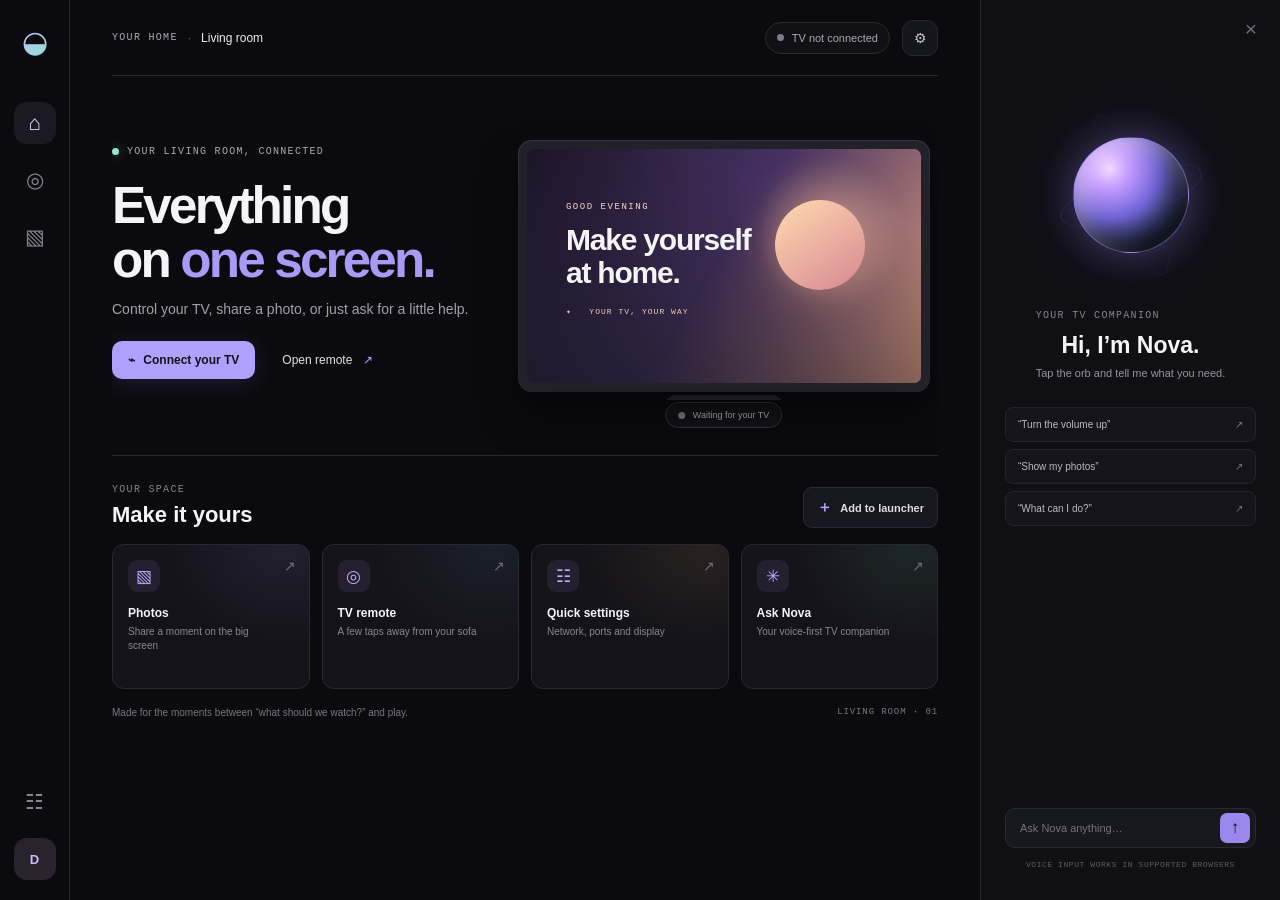
<file: tv-remote/index.html>
<!doctype html>
<html lang="en">
<head>
  <meta charset="utf-8" />
  <meta name="viewport" content="width=device-width, initial-scale=1" />
  <meta name="theme-color" content="#0b0b0f" />
  <title>Living Room — TV Remote</title>
  <link rel="stylesheet" href="styles.css" />
</head>
<body>
  <div class="app-shell">
    <aside class="rail" aria-label="Main navigation">
      <a class="brand" href="#home" aria-label="Living Room home"><span class="brand-mark">◒</span></a>
      <button class="rail-btn active" data-view="home" aria-label="Home" title="Home">⌂</button>
      <button class="rail-btn" data-view="remote" aria-label="Remote" title="Remote">◎</button>
      <button class="rail-btn" data-view="gallery" aria-label="Gallery" title="Gallery">▧</button>
      <div class="rail-spacer"></div>
      <button class="rail-btn" id="quick-settings-btn" aria-label="Quick settings" title="Quick settings">☷</button>
      <button class="avatar" aria-label="Profile">D</button>
    </aside>

    <main class="main-content">
      <header class="topbar">
        <div class="breadcrumb"><span>YOUR HOME</span><i>·</i><strong>Living room</strong></div>
        <div class="top-actions">
          <div class="connection-pill" id="connection-pill"><span class="status-dot"></span><span id="connection-label">TV not connected</span></div>
          <button class="icon-button" id="top-settings" aria-label="Connection settings" title="Connection settings">⚙</button>
        </div>
      </header>

      <section class="hero" id="home-view">
        <div class="hero-copy">
          <div class="eyebrow"><span class="live-dot"></span> YOUR LIVING ROOM, CONNECTED</div>
          <h1>Everything<br />on <em>one screen.</em></h1>
          <p>Control your TV, share a photo, or just ask for a little help.</p>
          <div class="hero-actions">
            <button class="primary-btn" id="connect-btn"><span>⌁</span> Connect your TV</button>
            <button class="text-btn" id="open-remote-btn">Open remote <span>↗</span></button>
          </div>
        </div>
        <div class="tv-art" aria-label="TV illustration">
          <div class="ambient"></div>
          <div class="tv-frame"><div class="tv-screen"><div class="screen-glow"></div><div class="screen-copy"><small>GOOD EVENING</small><b>Make yourself<br />at home.</b><span>✦ &nbsp; YOUR TV, YOUR WAY</span></div><div class="screen-sun"></div></div></div>
          <div class="tv-stand"></div>
          <div class="device-tag"><span class="status-dot"></span><span id="device-tag-label">Waiting for your TV</span></div>
        </div>
      </section>

      <section class="section-heading">
        <div><div class="eyebrow muted">YOUR SPACE</div><h2>Make it yours</h2></div>
        <button class="add-button" id="add-button" aria-label="Add to launcher"><span>＋</span> Add to launcher</button>
      </section>

      <section class="launcher-grid" aria-label="Launcher shortcuts">
        <button class="launcher-card card-photo" data-action="upload"><span class="card-icon">▧</span><span class="card-title">Photos</span><span class="card-caption">Share a moment on the big screen</span><span class="card-arrow">↗</span></button>
        <button class="launcher-card card-remote" data-action="remote"><span class="card-icon">◎</span><span class="card-title">TV remote</span><span class="card-caption">A few taps away from your sofa</span><span class="card-arrow">↗</span></button>
        <button class="launcher-card card-settings" data-action="settings"><span class="card-icon">☷</span><span class="card-title">Quick settings</span><span class="card-caption">Network, ports and display</span><span class="card-arrow">↗</span></button>
        <button class="launcher-card card-ai" data-action="assistant"><span class="card-icon">✳</span><span class="card-title">Ask Nova</span><span class="card-caption">Your voice-first TV companion</span><span class="card-arrow">↗</span></button>
      </section>

      <footer><span>Made for the moments between “what should we watch?” and play.</span><span class="footer-right">LIVING ROOM <b>·</b> 01</span></footer>
    </main>

    <aside class="assistant-card" id="assistant-card">
      <button class="close-assistant" id="close-assistant" aria-label="Close assistant">×</button>
      <div class="orb-wrap"><div class="orb-halo"></div><button id="orb-button" class="orb" aria-label="Talk to Nova"><span></span><span></span><span></span></button></div>
      <div class="assistant-label"><span class="eyebrow muted">YOUR TV COMPANION</span><h3>Hi, I’m Nova.</h3><p id="assistant-hint">Tap the orb and tell me what you need.</p></div>
      <div class="suggestion-list"><button data-prompt="Turn the volume up">“Turn the volume up” <span>↗</span></button><button data-prompt="Show my photos">“Show my photos” <span>↗</span></button><button data-prompt="What can I do?">“What can I do?” <span>↗</span></button></div>
      <form class="assistant-input" id="assistant-form"><input id="assistant-text" placeholder="Ask Nova anything…" aria-label="Ask Nova" /><button aria-label="Send message">↑</button></form>
      <div class="assistant-note">VOICE INPUT WORKS IN SUPPORTED BROWSERS</div>
    </aside>
  </div>

  <div class="popover add-popover" id="add-popover" hidden>
    <div class="popover-title">Add to your launcher <button class="tiny-close" data-close="add-popover">×</button></div>
    <button class="menu-item" data-action="upload"><span class="menu-icon purple">▧</span><span><b>Image</b><small>Upload a photo for your TV</small></span><span class="menu-arrow">↗</span></button>
    <button class="menu-item" data-action="apps"><span class="menu-icon blue">▦</span><span><b>Apps</b><small>Browse what’s on your TV</small></span><span class="menu-arrow">↗</span></button>
    <button class="menu-item" data-action="settings"><span class="menu-icon gold">⚙</span><span><b>Settings</b><small>Connection and quick settings</small></span><span class="menu-arrow">↗</span></button>
  </div>

  <div class="modal-backdrop" id="settings-modal" hidden>
    <section class="modal settings-modal" role="dialog" aria-modal="true" aria-labelledby="settings-title">
      <button class="modal-close" data-close="settings-modal" aria-label="Close">×</button>
      <div class="eyebrow muted">DEVICE & NETWORK</div><h2 id="settings-title">Quick settings</h2><p class="modal-intro">Set up a secure link to your TV to send remote commands.</p>
      <label class="field-label" for="tv-address">This computer’s local bridge</label><div class="input-row"><input id="tv-address" placeholder="ws://127.0.0.1:8765/bridge" /><button class="small-primary" id="save-connect">Connect</button></div>
      <div class="settings-grid">
        <div class="setting-tile"><span class="setting-icon">⌁</span><div><b>Wi-Fi settings</b><small id="wifi-label">Open network settings on your TV</small></div><button class="edit-port" id="open-wifi-settings">Open</button></div>
        <div class="setting-tile"><span class="setting-icon">⇄</span><div><b>Bridge port</b><small>Local WebSocket · <span id="port-label">8765</span></small></div><button class="edit-port" id="edit-port">Edit</button></div>
        <div class="setting-tile"><span class="setting-icon">▣</span><div><b>Picture sharing</b><small>Ready when connected</small></div><span class="setting-state">LOCAL</span></div>
        <div class="setting-tile"><span class="setting-icon">⌨</span><div><b>Keyboard</b><small>Send text to the TV</small></div><button class="edit-port" id="open-keyboard">Open</button></div>
      </div>
      <div class="privacy-line"><span>◈</span><span>Commands go through ADB on your local Wi-Fi. This page does not change the TV’s Wi-Fi settings.</span></div>
      <div class="modal-bottom"><span id="connection-detail">Waiting for a TV receiver</span><button class="text-btn" id="disconnect-btn">Disconnect</button></div>
    </section>
  </div>

  <div class="modal-backdrop" id="keyboard-modal" hidden><section class="modal keyboard-modal" role="dialog" aria-modal="true" aria-labelledby="keyboard-title"><button class="modal-close" data-close="keyboard-modal" aria-label="Close">×</button><div class="eyebrow muted">TEXT INPUT</div><h2 id="keyboard-title">Type on your TV</h2><p class="modal-intro">Text will be sent to the connected receiver.</p><textarea id="keyboard-input" rows="3" placeholder="Start typing…"></textarea><div class="keyboard-bottom"><span id="keyboard-status">No TV connected</span><button class="small-primary" id="send-text">Send to TV ↗</button></div></section></div>

  <div class="remote-view" id="remote-view" hidden>
    <header class="remote-header"><button class="back-button" data-view="home">← <span>Back home</span></button><div><div class="eyebrow muted">LIVING ROOM</div><b>TV remote</b></div><div class="connection-pill"><span class="status-dot"></span><span class="remote-connection-label">TV not connected</span></div><button class="icon-button" id="remote-settings" aria-label="Settings">⚙</button></header>
    <div class="remote-layout"><section class="remote-panel"><div class="eyebrow muted">CONTROL</div><h2>Right from<br />your sofa.</h2><div class="remote-device"><div class="remote-device-top"><span>⌁ &nbsp; ANDROID TV</span><span class="status-dot"></span></div><div class="dpad"><button data-command="up" class="dpad-up" aria-label="Up">⌃</button><button data-command="left" class="dpad-left" aria-label="Left">‹</button><button data-command="enter" class="dpad-ok" aria-label="Select">OK</button><button data-command="right" class="dpad-right" aria-label="Right">›</button><button data-command="down" class="dpad-down" aria-label="Down">⌄</button></div><div class="remote-buttons"><button data-command="back">↶<small>BACK</small></button><button data-command="home">⌂<small>HOME</small></button><button data-command="menu">☰<small>MENU</small></button></div><div class="volume-row"><button data-command="volume_down">−</button><span>VOL</span><button data-command="mute" class="mute-btn">◖<small>MUTE</small></button><button data-command="volume_up">＋</button></div><div class="playback-row"><button data-command="rewind">↶</button><button data-command="play_pause">▶ / Ⅱ</button><button data-command="forward">↷</button></div></div><div class="remote-hint" id="remote-hint">Connect the local bridge in Quick settings to send commands.</div></section><section class="remote-tools"><div class="tool-heading"><div><div class="eyebrow muted">SHARE & CREATE</div><h2>Bring it to the big screen.</h2></div></div><div class="tool-cards"><button class="tool-card" data-action="upload"><span class="tool-icon violet">▧</span><b>Share an image</b><small>Send a photo to your TV screen</small><span class="tool-arrow">↗</span></button><button class="tool-card" data-action="draw"><span class="tool-icon coral">✎</span><b>Draw on screen</b><small>Sketch, annotate, create together</small><span class="tool-arrow">↗</span></button><button class="tool-card" data-action="keyboard"><span class="tool-icon mint">⌨</span><b>TV keyboard</b><small>Type and search from your phone</small><span class="tool-arrow">↗</span></button><button class="tool-card" data-action="assistant"><span class="tool-icon amber">✳</span><b>Talk to Nova</b><small>Voice control, made conversational</small><span class="tool-arrow">↗</span></button></div><div class="receiver-note"><span>ⓘ</span><span>Keep the local bridge running on this computer. For fullscreen photos, the TV needs a browser app that can open the shared photo page.</span></div></section></div>
  </div>

  <div class="gallery-view" id="gallery-view" hidden><header class="remote-header"><button class="back-button" data-view="home">← <span>Back home</span></button><div><div class="eyebrow muted">YOUR LIBRARY</div><b>Photos</b></div><div class="gallery-actions"><button class="secondary-btn" id="upload-gallery">＋ Add image</button><button class="small-primary" id="send-gallery">Show on TV ↗</button></div></header><div class="gallery-empty" id="gallery-empty"><div class="empty-icon">▧</div><h2>Your photos belong up there.</h2><p>Choose an image from your device and send it to the big screen.</p><button class="primary-btn" id="empty-upload">Choose an image <span>↗</span></button></div><div class="gallery-thumbs" id="gallery-thumbs"></div></div>
  </div>

  <div class="image-viewer" id="image-viewer" hidden><img id="viewer-image" alt="Selected image for the TV" /><canvas id="draw-canvas"></canvas><div class="viewer-top"><div><div class="eyebrow">ON THE BIG SCREEN</div><b id="viewer-name">Photo</b></div><div class="viewer-controls"><button id="draw-toggle">✎ <span>Draw</span></button><button id="clear-drawing">⌫ <span>Clear</span></button><button class="send-image-btn" id="send-image">↗ <span>Send to TV</span></button><button class="viewer-close" id="close-viewer" aria-label="Exit fullscreen">×</button></div></div><div class="viewer-hint" id="viewer-hint">A preview on this screen · Press Esc to exit</div></div>

  <input type="file" id="image-picker" accept="image/*" hidden />
  <div id="toast" class="toast" role="status" aria-live="polite"></div>
  <script src="app.js"></script>
</body>
</html>
</file>
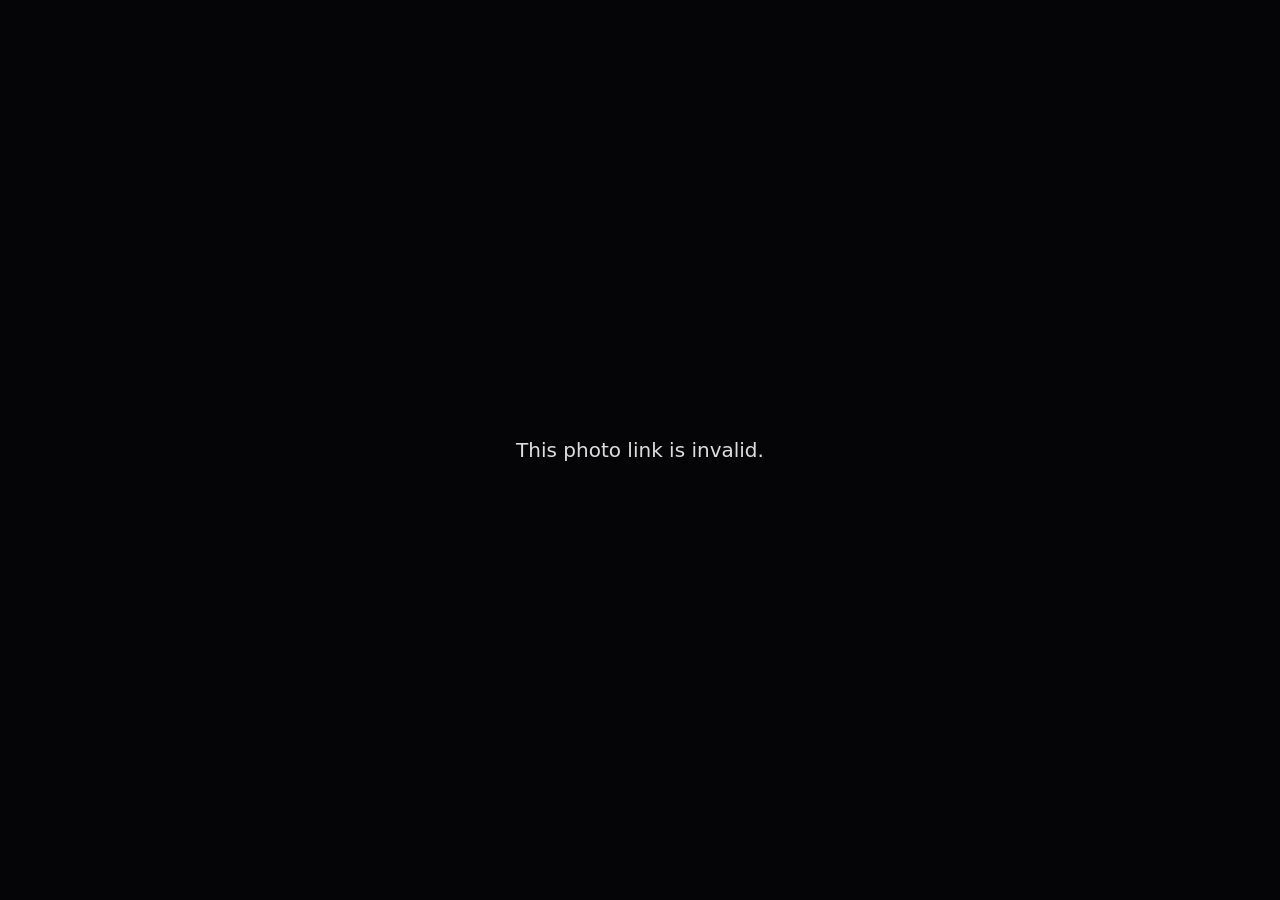
<file: tv-remote/screen.html>
<!doctype html>
<html lang="en">
<head>
  <meta charset="utf-8" />
  <meta name="viewport" content="width=device-width,initial-scale=1,maximum-scale=1,user-scalable=no" />
  <meta name="theme-color" content="#050507" />
  <title>Photo — Living Room</title>
  <style>
    *{box-sizing:border-box}html,body{width:100%;height:100%;margin:0;background:#050507;color:white;overflow:hidden;font-family:system-ui,sans-serif}.screen{position:absolute;inset:0;display:grid;place-items:center}.photo{position:absolute;inset:0;width:100%;height:100%;object-fit:contain}.drawing{object-fit:fill;pointer-events:none}.hint{position:absolute;top:24px;left:28px;color:#fff9;font-size:15px;opacity:0;transition:opacity .5s}.bad{font-size:20px;text-align:center;padding:30px;color:#ddd}.screen.show-hint .hint{opacity:1}
  </style>
</head>
<body>
  <main class="screen" id="screen"><div class="bad" id="message">Loading photo…</div></main>
  <script>
    (async () => {
      const id = new URLSearchParams(location.search).get('id');
      if (!/^[a-f0-9]{32}$/.test(id || '')) { document.querySelector('#message').textContent = 'This photo link is invalid.'; return; }
      try {
        const response = await fetch(`/api/screen/${id}`, { cache: 'no-store' });
        if (!response.ok) throw new Error('Photo not found');
        const photo = await response.json();
        const screen = document.querySelector('#screen');
        screen.replaceChildren();
        const image = document.createElement('img');
        image.className = 'photo';
        image.alt = photo.name || 'Shared photo';
        image.src = `/shared/${encodeURIComponent(photo.image)}`;
        screen.append(image);
        if (photo.drawing) {
          const overlay = document.createElement('img');
          overlay.className = 'photo drawing';
          overlay.alt = '';
          overlay.src = `/shared/${encodeURIComponent(photo.drawing)}`;
          screen.append(overlay);
        }
        const hint = document.createElement('div');
        hint.className = 'hint';
        hint.textContent = 'Press BACK on your TV remote to exit';
        screen.append(hint);
        setTimeout(() => screen.classList.add('show-hint'), 4000);
        setTimeout(() => screen.classList.remove('show-hint'), 8500);
      } catch (error) {
        document.querySelector('#message').textContent = `${error.message}. Keep the remote bridge running on your computer.`;
      }
    })();
  </script>
</body>
</html>
</file>
<file: tv-remote/styles.css>
:root{--bg:#0b0b0f;--panel:#14141b;--line:#292832;--text:#f5f4f7;--muted:#8d8b96;--violet:#b3a3ff;--mint:#92e7ca;--font:Arial,Helvetica,sans-serif;--display:Arial,Helvetica,sans-serif;--mono:Consolas,'Courier New',monospace}*{box-sizing:border-box}body{margin:0;background:var(--bg);color:var(--text);font:14px var(--font);min-height:100vh}button,input,textarea{font:inherit}button{color:inherit;cursor:pointer}button:focus-visible,input:focus-visible,textarea:focus-visible{outline:2px solid var(--violet);outline-offset:3px}button:disabled{opacity:.45;cursor:not-allowed}[hidden]{display:none!important}.app-shell{min-height:100vh;display:grid;grid-template-columns:70px minmax(480px,1fr) 300px;max-width:1800px;margin:auto}.rail{position:sticky;top:0;height:100vh;border-right:1px solid var(--line);display:flex;align-items:center;flex-direction:column;padding:20px 0;gap:15px}.brand{color:white;text-decoration:none;font-size:30px;width:42px;height:42px;display:grid;place-items:center;margin-bottom:25px}.brand-mark{background:linear-gradient(135deg,#c5b7ff,#8ce6ce);color:transparent;background-clip:text}.rail-btn,.avatar{width:42px;height:42px;border:0;border-radius:13px;background:transparent;color:#85848f;font-size:21px}.rail-btn:hover,.rail-btn.active{background:#1b1a23;color:#e8e2ff}.rail-spacer{flex:1}.avatar{background:#29232e;color:#cdbdff;font-size:13px;font-weight:700}.main-content{padding:0 42px;min-width:0}.topbar{height:76px;border-bottom:1px solid var(--line);display:flex;align-items:center;justify-content:space-between}.breadcrumb{display:flex;align-items:center;gap:10px;font-size:12px;color:#aaa9b2}.breadcrumb span,.eyebrow{font:10px var(--mono);letter-spacing:.13em;color:#aaa9b2}.breadcrumb i{font-style:normal;color:#55545e}.breadcrumb strong{color:#eeedf0;font-weight:500}.top-actions{display:flex;align-items:center;gap:12px}.connection-pill{display:inline-flex;align-items:center;gap:8px;padding:9px 11px;border-radius:20px;border:1px solid var(--line);font-size:11px;color:#aaa9b2;background:#101015}.status-dot,.live-dot{width:7px;height:7px;border-radius:50%;background:#7f7e88;display:inline-block}.connected .status-dot{background:#72ddb5;box-shadow:0 0 10px #72ddb588}.icon-button{width:36px;height:36px;background:#15151c;border:1px solid var(--line);border-radius:11px;color:#c5c4cc}.hero{display:grid;grid-template-columns:1fr 1.08fr;min-height:380px;align-items:center;border-bottom:1px solid var(--line);overflow:hidden}.hero-copy{padding:28px 0 34px;position:relative;z-index:1}.eyebrow{display:flex;align-items:center;gap:8px}.live-dot{background:var(--mint);box-shadow:0 0 12px #92e7ca66}.hero h1{font:800 clamp(42px,4vw,61px)/1.05 var(--display);letter-spacing:-.055em;margin:22px 0 14px}.hero h1 em{font-style:normal;color:#a99af6}.hero p{color:#a2a0aa;margin:0 0 24px;font-size:14px}.hero-actions{display:flex;align-items:center;gap:21px}.primary-btn,.small-primary{border:0;background:#b0a0ff;color:#14121a;border-radius:10px;font-size:12px;font-weight:700;padding:12px 16px;box-shadow:0 4px 22px #a190ff24}.primary-btn:hover,.small-primary:hover{background:#c7bcff;transform:translateY(-1px)}.primary-btn span{margin-right:5px}.text-btn{background:none;border:0;color:#e2e0e8;font-size:12px}.text-btn span{margin-left:7px;color:var(--violet)}.tv-art{position:relative;height:335px;display:grid;place-items:center}.ambient{position:absolute;width:330px;height:220px;top:56px;background:radial-gradient(ellipse,#9a83ee26,#44c7a722 40%,transparent 70%);filter:blur(16px)}.tv-frame{position:relative;width:min(100%,410px);aspect-ratio:1.64;background:#22212a;padding:8px;border-radius:13px;box-shadow:0 23px 38px #0008,0 0 0 1px #393740;z-index:1}.tv-screen{height:100%;border-radius:7px;overflow:hidden;position:relative;background:linear-gradient(122deg,#1c1427,#453161 48%,#db9b7e)}.screen-glow{position:absolute;inset:0;background:radial-gradient(circle at 77% 36%,#ffd2a960,transparent 22%),linear-gradient(18deg,#191624c7 1%,transparent 78%)}.screen-copy{position:absolute;left:10%;top:23%;display:flex;flex-direction:column;gap:11px}.screen-copy small{font:9px var(--mono);letter-spacing:.17em;color:#f8d7c5}.screen-copy b{font:700 clamp(20px,2.5vw,30px)/1.1 var(--display);letter-spacing:-.04em}.screen-copy span{font:8px var(--mono);letter-spacing:.13em;color:#e9cdbb;margin-top:7px}.screen-sun{position:absolute;width:90px;height:90px;border-radius:50%;right:14%;top:22%;background:linear-gradient(145deg,#ffdbb0,#d78692);box-shadow:0 0 48px #ffa88b66}.tv-stand{position:absolute;top:266px;width:116px;height:36px;border-bottom:5px solid #302e37;border-left:7px solid transparent;border-right:7px solid transparent}.device-tag{position:absolute;bottom:5px;left:50%;transform:translateX(-50%);display:flex;align-items:center;gap:8px;border:1px solid #35343e;background:#131219;padding:7px 12px;border-radius:20px;font-size:9px;color:#b3b1bb;white-space:nowrap}.section-heading{display:flex;align-items:end;justify-content:space-between;margin:28px 0 16px}.muted{color:#85848f}.section-heading h2{font:600 22px var(--display);margin:7px 0 0}.add-button{background:#17171f;border:1px solid #2c2b35;border-radius:9px;padding:10px 13px;font-weight:600;font-size:11px;color:#dedde4}.add-button span{font-size:15px;color:var(--violet);margin-right:6px}.launcher-grid{display:grid;grid-template-columns:repeat(4,minmax(110px,1fr));gap:12px}.launcher-card{min-height:145px;position:relative;display:flex;align-items:flex-start;flex-direction:column;text-align:left;padding:15px;border-radius:12px;border:1px solid #292832;background:#131319;transition:.2s;overflow:hidden}.launcher-card:hover{transform:translateY(-3px);border-color:#4e475f;background:#18171f}.card-photo{background:radial-gradient(ellipse at 87% 0%,#8673c922,transparent 48%),#141319}.card-remote{background:radial-gradient(ellipse at 87% 0%,#5c91b81b,transparent 48%),#141319}.card-settings{background:radial-gradient(ellipse at 87% 0%,#d7a75c1b,transparent 48%),#141319}.card-ai{background:radial-gradient(ellipse at 87% 0%,#6cc9a31d,transparent 48%),#141319}.card-icon{width:32px;height:32px;border-radius:9px;display:grid;place-items:center;font-size:17px;background:#25202f;color:#bbaeff;margin-bottom:14px}.card-title{font-weight:700;font-size:12px}.card-caption{font-size:10px;line-height:1.4;color:#888791;margin-top:5px;max-width:150px}.card-arrow{position:absolute;right:13px;top:13px;color:#6f6d78}footer{display:flex;justify-content:space-between;padding:18px 0 22px;color:#777680;font-size:10px}.footer-right{font:9px var(--mono);letter-spacing:.1em}.assistant-card{position:sticky;top:0;height:100vh;border-left:1px solid var(--line);padding:31px 24px;display:flex;align-items:center;flex-direction:column;background:#0f0f14}.assistant-card.assistant-hidden{display:none}.close-assistant{position:absolute;right:17px;top:16px;border:0;background:none;color:#71707b;font-size:21px}.orb-wrap{height:220px;width:220px;display:grid;place-items:center;position:relative;margin:54px auto 5px}.orb-halo{position:absolute;width:210px;height:210px;border-radius:50%;background:radial-gradient(circle,#7262d42c,transparent 69%);filter:blur(10px)}.orb{position:relative;width:116px;height:116px;border-radius:50%;border:1px solid #bba7ff65;background:radial-gradient(circle at 31% 27%,#f4d9ff,#c49bff 17%,#7166d8 43%,#31375f 65%,#141822 76%);box-shadow:inset -12px -14px 24px #06060d88,inset 8px 9px 22px #fae7ff7a,0 0 35px #9882ff52;animation:float 5s ease-in-out infinite}.orb:before,.orb:after{content:"";position:absolute;border-radius:50%;inset:-17px;border:1px solid #a697ff1d;transform:rotate(-18deg) scaleY(.3)}.orb:after{inset:-29px;transform:rotate(68deg) scaleY(.24);border-color:#a697ff16}.assistant-card.listening .orb{animation:pulse 1.2s ease infinite}.assistant-label{text-align:center}.assistant-label h3{font:700 23px var(--display);margin:11px 0 6px}.assistant-label p{color:#96949e;font-size:11px;margin:0;max-width:240px;line-height:1.6}.suggestion-list{width:100%;display:flex;flex-direction:column;gap:7px;margin:24px 0}.suggestion-list button{border:1px solid #25242e;background:#14141a;padding:11px 12px;text-align:left;border-radius:8px;font-size:10px;color:#bcbac5}.suggestion-list button span{float:right;color:#777581}.assistant-input{margin-top:auto;width:100%;display:flex;align-items:center;border:1px solid #2b2a34;background:#17171e;border-radius:10px;padding:4px 5px 4px 12px}.assistant-input input{background:none;border:0;outline:none;color:#f3f0fa;min-width:0;flex:1;font-size:11px}.assistant-input button{border:0;background:#9b88ed;color:#121019;border-radius:7px;width:30px;height:30px;font-size:17px}.assistant-note{font:8px var(--mono);letter-spacing:.07em;color:#5d5c66;margin-top:12px}.popover{position:fixed;z-index:20;background:#17171f;border:1px solid #373540;border-radius:12px;box-shadow:0 18px 60px #000b;padding:12px;width:280px}.popover-title{font-size:11px;font-weight:700;padding:5px 7px 11px;display:flex;justify-content:space-between}.tiny-close{border:0;background:transparent;color:#777;font-size:18px}.menu-item{width:100%;border:0;border-radius:8px;background:transparent;display:flex;align-items:center;gap:10px;padding:10px 7px;text-align:left}.menu-item:hover{background:#22212b}.menu-icon{width:34px;height:34px;border-radius:9px;display:grid;place-items:center;font-size:16px}.purple{background:#292039;color:#c1aeff}.blue{background:#1d2934;color:#9bc8ec}.gold{background:#30281a;color:#e6c98a}.menu-item b,.menu-item small{display:block}.menu-item b{font-size:11px}.menu-item small{color:#86848e;font-size:9px;margin-top:3px}.menu-arrow{margin-left:auto;color:#777}.modal-backdrop{position:fixed;z-index:30;inset:0;background:#08080cd9;backdrop-filter:blur(8px);display:grid;place-items:center;padding:20px}.modal{position:relative;width:min(100%,570px);border:1px solid #34333e;border-radius:16px;background:#14141b;box-shadow:0 25px 100px #000b;padding:31px}.modal-close{position:absolute;right:17px;top:14px;background:none;border:0;font-size:23px;color:#85838e}.modal h2{font:700 27px var(--display);margin:10px 0 6px}.modal-intro{font-size:11px;color:#94929c;margin:0 0 22px}.field-label{display:block;font-size:10px;font-weight:600;margin-bottom:7px}.input-row{display:flex;gap:8px}.input-row input,.modal textarea{border:1px solid #33323d;border-radius:8px;background:#101015;color:#efedf4;padding:10px 12px;font-size:11px}.input-row input{flex:1;min-width:0}.small-primary{padding:10px 15px;font-size:10px}.settings-grid{display:grid;grid-template-columns:1fr 1fr;gap:8px;margin:19px 0}.setting-tile{border:1px solid #292832;background:#191920;border-radius:9px;padding:12px;display:flex;align-items:center;gap:9px;min-height:62px}.setting-icon{width:28px;height:28px;display:grid;place-items:center;border-radius:8px;background:#25232e;color:#b6a7ee;font-size:15px}.setting-tile b,.setting-tile small{display:block}.setting-tile b{font-size:10px}.setting-tile small{font-size:8px;color:#87858f;margin-top:4px}.setting-tile>div{min-width:0;flex:1}.edit-port{background:none;border:0;color:#b3a3ff;font-size:9px}.setting-state{font:8px var(--mono);color:#a9a5b4}.privacy-line{border-top:1px solid #292832;padding-top:13px;display:flex;gap:9px;color:#777681;font-size:9px;line-height:1.55}.privacy-line span{color:#a896f4}.modal-bottom{border-top:1px solid #292832;padding-top:13px;margin-top:15px;display:flex;align-items:center;justify-content:space-between;color:#85838e;font-size:9px}.modal-bottom .text-btn{font-size:10px}.keyboard-modal{width:min(100%,500px)}.modal textarea{width:100%;resize:vertical;min-height:100px}.keyboard-bottom{display:flex;align-items:center;justify-content:space-between;color:#85838e;font-size:9px;margin-top:12px}.remote-view,.gallery-view{position:fixed;inset:0;z-index:5;background:#0b0b0f;padding:0 5vw 35px;overflow:auto}.remote-header{height:82px;display:flex;align-items:center;gap:20px;border-bottom:1px solid var(--line)}.back-button{border:0;background:none;color:#aaa8b3;font-size:16px}.back-button span{font-size:10px;margin-left:6px}.remote-header>div:nth-child(2){margin-right:auto}.remote-header>div:nth-child(2) .eyebrow{margin-bottom:4px}.remote-header>div:nth-child(2) b{font-size:13px}.remote-layout{max-width:1150px;margin:39px auto;display:grid;grid-template-columns:minmax(280px,.78fr) minmax(420px,1.22fr);gap:50px}.remote-panel h2,.tool-heading h2{font:700 35px/1.08 var(--display);margin:11px 0 20px}.remote-device{width:275px;margin:0 auto;border:1px solid #36343f;border-radius:30px;background:linear-gradient(160deg,#24232d,#101016 60%);padding:18px 20px 20px;box-shadow:0 24px 60px #0007}.remote-device-top{display:flex;align-items:center;justify-content:space-between;font:8px var(--mono);color:#81808b}.dpad{position:relative;width:183px;height:183px;margin:18px auto 8px;border-radius:50%;background:radial-gradient(circle,#25242d,#17171e 65%);border:1px solid #34333e}.dpad button{position:absolute;border:0;background:none;color:#c7c5ce;font-size:23px;width:54px;height:50px}.dpad button:hover{color:#c1b3ff}.dpad-up{top:3px;left:64px}.dpad-down{bottom:3px;left:64px}.dpad-left{top:64px;left:3px}.dpad-right{top:64px;right:3px}.dpad-ok{top:62px;left:62px;width:58px!important;height:58px!important;border-radius:50%;background:#302c3e!important;border:1px solid #504762!important;color:#e8e2ff!important;font-size:10px!important;font-weight:700}.remote-buttons,.volume-row,.playback-row{display:flex;align-items:center;justify-content:space-between}.remote-buttons{margin:10px 0 13px}.remote-buttons button,.volume-row button,.playback-row button{background:#22212a;border:1px solid #34333e;color:#d8d5e0;border-radius:10px;width:55px;height:38px;font-size:14px}.remote-buttons small,.mute-btn small{display:block;font:7px var(--mono);color:#898792;margin-top:3px}.volume-row{border-top:1px solid #302f39;padding-top:12px}.volume-row span{font:8px var(--mono);color:#777580}.mute-btn{margin:auto}.playback-row{margin-top:11px;gap:9px}.playback-row button{flex:1}.playback-row button:nth-child(2){flex:1.5;font-size:9px}.remote-hint{text-align:center;font-size:9px;line-height:1.5;color:#777580;max-width:270px;margin:14px auto}.tool-heading{border-bottom:1px solid var(--line);margin-bottom:19px}.tool-heading h2{font-size:27px}.tool-cards{display:grid;grid-template-columns:1fr 1fr;gap:11px}.tool-card{position:relative;min-height:133px;border:1px solid #292832;border-radius:11px;background:#131319;display:flex;flex-direction:column;text-align:left;align-items:flex-start;padding:14px;transition:.18s}.tool-card:hover{border-color:#514967;transform:translateY(-2px)}.tool-icon{width:30px;height:30px;border-radius:8px;display:grid;place-items:center;font-size:15px;margin-bottom:12px}.violet{background:#28213b;color:#baaaff}.coral{background:#33232a;color:#efa3a0}.mint{background:#1d2a26;color:#99ddc3}.amber{background:#30291e;color:#e9c884}.tool-card b{font-size:11px}.tool-card small{font-size:9px;color:#87858f;margin-top:5px}.tool-arrow{position:absolute;right:13px;top:13px;color:#777}.receiver-note{margin-top:23px;padding:12px 13px;border:1px solid #25242e;background:#121218;border-radius:9px;display:flex;gap:9px;color:#777681;font-size:9px;line-height:1.55}.receiver-note span:first-child{color:#a99af5}.gallery-actions{display:flex;gap:8px}.secondary-btn{background:#191820;border:1px solid #34333e;border-radius:8px;padding:9px 12px;font-size:10px}.gallery-empty{min-height:70vh;display:flex;align-items:center;justify-content:center;flex-direction:column;text-align:center}.empty-icon{font-size:29px;width:64px;height:64px;display:grid;place-items:center;border:1px solid #34313f;background:#17151e;color:#bbaaff;border-radius:18px}.gallery-empty h2{font:700 25px var(--display);margin:20px 0 7px}.gallery-empty p{font-size:11px;color:#8d8b95;margin:0 0 19px}.gallery-thumbs{display:grid;grid-template-columns:repeat(auto-fill,minmax(150px,1fr));gap:14px;max-width:1000px;margin:30px auto}.thumb{border:1px solid #34333e;border-radius:10px;background:#17171e;padding:6px;text-align:left;overflow:hidden}.thumb img{width:100%;height:118px;object-fit:cover;border-radius:6px}.thumb span{display:block;padding:7px 3px 2px;font-size:9px;white-space:nowrap;overflow:hidden;text-overflow:ellipsis}.image-viewer{position:fixed;z-index:50;inset:0;background:#050507;display:grid;place-items:center}.image-viewer>img{max-width:100%;max-height:100%;object-fit:contain}.image-viewer canvas{position:absolute;inset:0;width:100%;height:100%;touch-action:none;pointer-events:none}.image-viewer.drawing canvas{pointer-events:auto;cursor:crosshair}.viewer-top{position:absolute;left:0;right:0;top:0;padding:18px 24px;display:flex;align-items:center;justify-content:space-between;background:linear-gradient(#050507d9,transparent)}.viewer-top b{display:block;font-size:13px;margin-top:5px}.viewer-controls{display:flex;gap:8px}.viewer-controls button{background:#17171dbd;border:1px solid #ffffff25;border-radius:9px;padding:9px 11px;font-size:10px}.viewer-controls .active{border-color:#b8a7ff;color:#c9bbff}.viewer-controls .send-image-btn{background:#a997fb;color:#16131c;border-color:transparent;font-weight:700}.viewer-controls .viewer-close{font-size:20px;padding:4px 12px}.viewer-hint{position:absolute;bottom:17px;background:#111116bd;border:1px solid #ffffff1b;color:#aaa8b2;padding:8px 13px;border-radius:20px;font-size:9px}.toast{position:fixed;z-index:80;left:50%;bottom:25px;transform:translate(-50%,20px);opacity:0;pointer-events:none;background:#25232d;border:1px solid #45424f;color:#eeedf4;border-radius:9px;padding:11px 15px;font-size:10px;transition:.25s;box-shadow:0 12px 38px #0008}.toast.show{opacity:1;transform:translate(-50%,0)}.assistant-card.assistant-hidden{display:none}@keyframes float{0%,100%{transform:translateY(0)}50%{transform:translateY(-8px)}}@keyframes pulse{50%{box-shadow:inset -12px -14px 24px #06060d88,0 0 0 18px #9882ff15,0 0 50px #9882ff88}}@media(max-width:1180px){.app-shell{grid-template-columns:62px minmax(420px,1fr) 270px}.main-content{padding:0 28px}.launcher-grid{grid-template-columns:repeat(2,1fr)}.launcher-card{min-height:125px}.orb-wrap{height:190px;width:190px}.remote-layout{gap:25px}}@media(max-width:900px){.app-shell{grid-template-columns:58px 1fr}.assistant-card{display:none}.assistant-card.assistant-open{display:flex;position:fixed;z-index:40;inset:0 0 58px auto;width:min(100%,370px);height:auto;min-height:500px;box-shadow:-18px 0 70px #000b}.main-content{padding:0 24px}.remote-layout{grid-template-columns:1fr 1fr}.hero{grid-template-columns:1fr 1fr}.topbar{height:70px}}@media(max-width:650px){.app-shell{display:block}.rail{position:fixed;z-index:9;top:auto;bottom:0;height:58px;width:100%;border-right:0;border-top:1px solid var(--line);background:#101015;flex-direction:row;justify-content:center;padding:4px 10px;gap:18px}.brand,.rail-spacer,.avatar{display:none}.main-content{padding:0 18px 65px}.topbar{height:63px}.connection-pill{padding:8px}.connection-pill span:last-child{max-width:100px;overflow:hidden;white-space:nowrap}.hero{grid-template-columns:1fr;min-height:0;padding:26px 0 8px}.hero h1{font-size:47px;margin:17px 0 10px}.hero p{font-size:12px}.tv-art{height:232px;margin-top:0}.tv-frame{width:min(95%,385px)}.tv-stand{top:185px}.device-tag{bottom:0}.section-heading{margin-top:22px}.section-heading h2{font-size:19px}.add-button{font-size:10px;padding:9px}.launcher-grid{gap:8px}.launcher-card{min-height:126px;padding:12px}.card-caption{font-size:9px}.card-icon{margin-bottom:10px}footer{font-size:9px;padding-top:14px}.footer-right{display:none}.remote-view,.gallery-view{padding:0 16px 70px}.remote-header{height:68px;gap:10px}.remote-header .connection-pill{display:none}.remote-header .back-button span{display:none}.remote-layout{display:flex;flex-direction:column;gap:24px;margin:25px auto}.remote-panel h2{font-size:28px}.remote-device{width:min(100%,275px)}.tool-heading h2{font-size:21px;margin-bottom:15px}.tool-cards{gap:8px}.tool-card{min-height:122px;padding:11px}.tool-card b{font-size:10px}.tool-card small{font-size:8px}.receiver-note{font-size:8px}.settings-grid{grid-template-columns:1fr}.modal{padding:25px 19px}.modal h2{font-size:23px}.settings-modal{max-height:91vh;overflow:auto}.gallery-actions .secondary-btn{font-size:0}.gallery-actions .secondary-btn:first-letter{font-size:13px}.gallery-actions .small-primary{font-size:9px;padding:9px}.viewer-top{padding:13px}.viewer-controls{gap:5px}.viewer-controls button{padding:8px}.viewer-controls button span{display:none}.viewer-controls .send-image-btn span{display:inline}.viewer-controls .send-image-btn{font-size:0}.viewer-controls .send-image-btn span{font-size:10px}.viewer-hint{font-size:8px}.popover{left:50%;transform:translateX(-50%);top:40%}.gallery-empty{min-height:65vh}}
</file>
